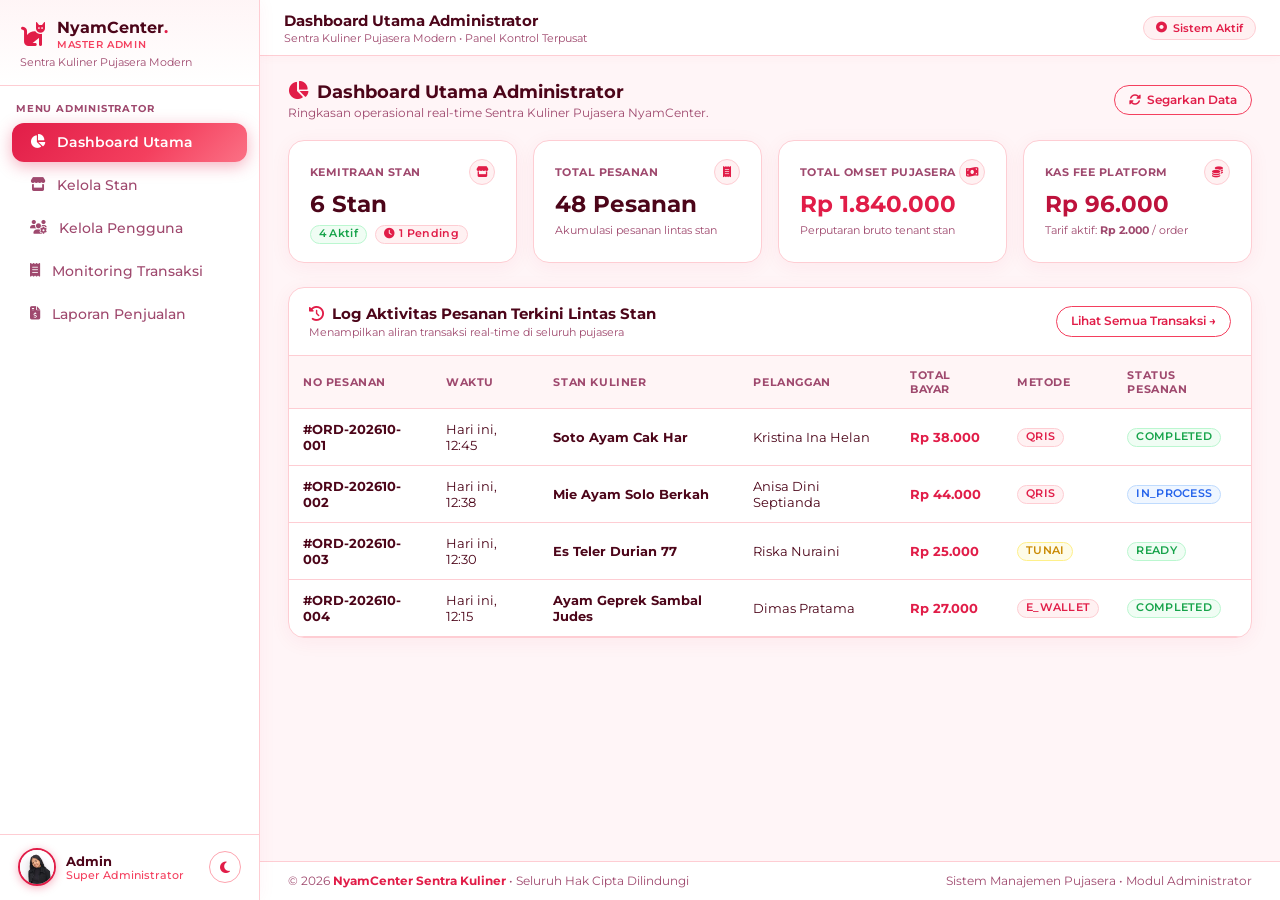
<file: index.html>
<!DOCTYPE html>
<html lang="id" data-theme="light">
<head>
  <meta charset="UTF-8">
  <meta name="viewport" content="width=device-width, initial-scale=1.0">
  <title>Dashboard Administrator - Sentra Kuliner NyamCenter</title>
  <meta name="description" content="Dashboard Administrator Sentra Kuliner NyamCenter - Panel Kontrol Terpusat">

  <!-- Google Fonts: Montserrat -->
  <link rel="preconnect" href="https://fonts.googleapis.com">
  <link rel="preconnect" href="https://fonts.gstatic.com" crossorigin>
  <link href="https://fonts.googleapis.com/css2?family=Montserrat:wght@300;400;500;600;700;800&display=swap" rel="stylesheet">

  <!-- Font Awesome 6.5.1 untuk Ikon -->
  <link rel="stylesheet" href="https://cdnjs.cloudflare.com/ajax/libs/font-awesome/6.5.1/css/all.min.css">

  <!-- CSS Kustom Murni Native & Semantik (Tanpa Framework Bootstrap) -->
  <link rel="stylesheet" href="css/style.css">

  <!-- Favicon Ikon Kucing -->
  <link rel="icon" href="data:image/svg+xml,<svg xmlns=%22http://www.w3.org/2000/svg%22 viewBox=%220%200%2032%2032%22><text y=%2226%22 font-size=%2226%22>🐱</text></svg>">
</head>
<body>

  <!-- Overlay Mobile saat Sidebar Terbuka -->
  <div class="sidebar-overlay" id="sidebarOverlay"></div>

  <!-- ================= SIDEBAR NAVIGASI ADMINISTRATOR ================= -->
  <aside class="admin-sidebar" id="adminSidebar">
    
    <!-- Area Logo & Brand NyamCenter -->
    <div class="sidebar-brand">
      <div class="brand-header">
        <span class="brand-icon"><i class="fa-solid fa-cat"></i></span>
        <div>
          <h2 class="brand-title">NyamCenter<span class="brand-dot">.</span></h2>
          <span class="brand-badge">Master Admin</span>
        </div>
      </div>
      <p class="brand-subtitle">Sentra Kuliner Pujasera Modern</p>
    </div>

    <!-- Menu Navigasi Admin -->
    <div class="sidebar-nav-container">
      <div class="nav-section-title">Menu Administrator</div>

      <nav class="nav-menu">
        <!-- 1. Dashboard Utama -->
        <a href="javascript:void(0)" 
           class="nav-item-link ajax-link active" 
           data-page="dashboard.html" 
           data-title="Dashboard Utama Administrator">
          <i class="fa-solid fa-chart-pie"></i>
          <span>Dashboard Utama</span>
        </a>

        <!-- 2. Kelola Stan -->
        <a href="javascript:void(0)" 
           class="nav-item-link ajax-link" 
           data-page="stan.html" 
           data-title="Manajemen Kemitraan Stan Pujasera">
          <i class="fa-solid fa-store"></i>
          <span>Kelola Stan</span>
        </a>

        <!-- 3. Kelola Pengguna -->
        <a href="javascript:void(0)" 
           class="nav-item-link ajax-link" 
           data-page="pengguna.html" 
           data-title="Manajemen Pengguna &amp; Hak Akses">
          <i class="fa-solid fa-users-gear"></i>
          <span>Kelola Pengguna</span>
        </a>

        <!-- 4. Monitoring Transaksi -->
        <a href="javascript:void(0)" 
           class="nav-item-link ajax-link" 
           data-page="transaksi.html" 
           data-title="Monitoring Transaksi &amp; Biaya Layanan">
          <i class="fa-solid fa-receipt"></i>
          <span>Monitoring Transaksi</span>
        </a>

        <!-- 5. Laporan Penjualan -->
        <a href="javascript:void(0)" 
           class="nav-item-link ajax-link" 
           data-page="laporan.html" 
           data-title="Laporan Penjualan &amp; Rekapitulasi">
          <i class="fa-solid fa-file-invoice-dollar"></i>
          <span>Laporan Penjualan</span>
        </a>
      </nav>
    </div>

    <!-- Profil Admin & Pengaturan Tema -->
    <div class="sidebar-footer">
      <div class="admin-profile-bar">
        <div class="admin-profile-info">
          <img src="images/admin-profile.jpg" alt="Foto Profil Admin" class="admin-avatar">
          <div>
            <div class="admin-name">Admin</div>
            <div class="admin-role">Super Administrator</div>
          </div>
        </div>
        <button id="theme-toggle-btn" class="theme-btn" title="Ubah Tema Gelap/Terang">
          <i id="theme-icon" class="fa-solid fa-moon"></i>
        </button>
      </div>
    </div>
  </aside>

  <!-- ================= AREA UTAMA ================= -->
  <main class="admin-main">
    
    <!-- Topbar Navigasi -->
    <header class="admin-topbar">
      <div class="topbar-left">
        <button class="mobile-toggle-btn" type="button" id="btn-sidebar-toggle" aria-label="Buka Menu">
          <i class="fa-solid fa-bars"></i>
        </button>
        <div>
          <h1 class="topbar-heading" id="topbar-title">Dashboard Utama Administrator</h1>
          <p class="topbar-subheading">Sentra Kuliner Pujasera Modern • Panel Kontrol Terpusat</p>
        </div>
      </div>

      <div class="topbar-right">
        <span class="system-status-badge">
          <i class="fa-solid fa-circle-dot"></i> Sistem Aktif
        </span>
      </div>
    </header>

    <!-- Animasi Loader AJAX -->
    <div id="ajax-loader">
      <div class="spinner-pulse"></div>
      <p class="panel-subtitle" style="margin-top: 8px;">Memuat data...</p>
    </div>

    <!-- Kontainer Konten Dinamis via AJAX -->
    <div class="admin-content" id="main-content">
      <!-- Berkas HTML subhalaman dimuat di sini secara asinkron -->
    </div>

    <!-- Footer Panel -->
    <footer class="admin-footer">
      <div>&copy; 2026 <strong style="color: var(--primary-red);">NyamCenter Sentra Kuliner</strong> • Seluruh Hak Cipta Dilindungi</div>
      <div>Sistem Manajemen Pujasera • Modul Administrator</div>
    </footer>

  </main>

  <!-- Library jQuery 3.7.1 -->
  <script src="https://code.jquery.com/jquery-3.7.1.min.js"></script>

  <!-- Script Navigasi Native & Interaktivitas -->
  <script src="js/ajax-nav.js"></script>

</body>
</html>
</file>
<file: css/style.css>
/* ==========================================================================
   NyamCenter Administrator
   Tanpa Menggunakan Framework / Class Naming Bootstrap
   Tema: Merah Putih Pink (Red - White - Pink Aesthetics)
   ========================================================================== */

@import url('https://fonts.googleapis.com/css2?family=Montserrat:wght@300;400;500;600;700;800&display=swap');

:root {
    --primary-red: #e11d48;
    --primary-pink: #f43f5e;
    --rose-light: #fb7185;
    --soft-pink: #ffe4e6;
    --border-pink: #fecdd3;
    --gradient-rose: linear-gradient(135deg, #e11d48 0%, #f43f5e 60%, #fb7185 100%);
    --gradient-soft: linear-gradient(135deg, #fff1f2 0%, #ffe4e6 100%);
    --font-family: 'Montserrat', system-ui, -apple-system, sans-serif;

    /* LIGHT MODE (Default) */
    --bg-main: #fff5f7;
    --sidebar-bg: #ffffff;
    --card-bg: #ffffff;
    --border-main: #fecdd3;
    --text-main: #4c0519;
    --text-muted: #9f496e;
    --topbar-bg: rgba(255, 255, 255, 0.95);
    --table-hover: rgba(225, 29, 72, 0.04);
    --table-header-bg: rgba(254, 205, 211, 0.2);
    --shadow-card: 0 4px 20px rgba(225, 29, 72, 0.06);
    --shadow-modal: 0 16px 40px rgba(225, 29, 72, 0.2);
}

/* DARK MODE */
[data-theme="dark"],
[data-bs-theme="dark"] {
    --bg-main: #14050d;
    --sidebar-bg: #1c0813;
    --card-bg: #230c19;
    --border-main: rgba(244, 63, 94, 0.22);
    --text-main: #fff1f2;
    --text-muted: #fda4af;
    --topbar-bg: rgba(28, 8, 19, 0.95);
    --table-hover: rgba(244, 63, 94, 0.1);
    --table-header-bg: rgba(244, 63, 94, 0.15);
    --shadow-card: 0 4px 20px rgba(0, 0, 0, 0.4);
    --shadow-modal: 0 16px 40px rgba(0, 0, 0, 0.65);
}

/* ================= RESET DASAR ================= */
* {
    box-sizing: border-box;
    margin: 0;
    padding: 0;
}

html,
body {
    height: 100vh;
    margin: 0;
    padding: 0;
    font-family: var(--font-family);
    background-color: var(--bg-main);
    color: var(--text-main);
    overflow: hidden;
    -webkit-font-smoothing: antialiased;
}

body {
    display: flex;
    width: 100vw;
}

a {
    color: inherit;
    text-decoration: none;
}

/* ================= SIDEBAR LAYOUT ================= */
.admin-sidebar {
    width: 260px;
    height: 100vh;
    max-height: 100vh;
    background: var(--sidebar-bg);
    border-right: 1px solid var(--border-main);
    display: flex;
    flex-direction: column;
    flex-shrink: 0;
    z-index: 1020;
    transition: all 0.3s cubic-bezier(0.4, 0, 0.2, 1);
    box-shadow: 2px 0 16px rgba(225, 29, 72, 0.04);
}

.sidebar-brand {
    padding: 1.15rem 1.25rem 1rem;
    border-bottom: 1px solid var(--border-main);
    background: linear-gradient(180deg, rgba(254, 205, 211, 0.2) 0%, transparent 100%);
}

.brand-header {
    display: flex;
    align-items: center;
    gap: 10px;
    margin-bottom: 4px;
}

.brand-icon {
    font-size: 1.5rem;
    color: var(--primary-red);
}

.brand-title {
    font-size: 1rem;
    font-weight: 700;
    color: var(--text-main);
    line-height: 1.2;
}

.brand-dot {
    color: var(--primary-red);
}

.brand-badge {
    color: var(--primary-pink);
    font-size: 10px;
    font-weight: 600;
    text-transform: uppercase;
    letter-spacing: 0.6px;
    display: block;
}

.brand-subtitle {
    font-size: 11px;
    color: var(--text-muted);
}

.sidebar-nav-container {
    padding: 1rem 0;
    flex-grow: 1;
    overflow-y: auto;
}

.nav-section-title {
    padding: 0 1rem;
    margin-bottom: 0.5rem;
    font-size: 10px;
    font-weight: 700;
    color: #9f496e;
    text-transform: uppercase;
    letter-spacing: 0.8px;
}

.nav-menu {
    display: flex;
    flex-direction: column;
    gap: 4px;
}

.nav-item-link {
    display: flex;
    align-items: center;
    gap: 12px;
    padding: 0.72rem 1.15rem;
    color: var(--text-muted);
    font-weight: 500;
    font-size: 13.5px;
    border-radius: 12px;
    margin: 0 12px;
    transition: all 0.2s cubic-bezier(0.4, 0, 0.2, 1);
    cursor: pointer;
}

.nav-item-link:hover {
    color: var(--primary-red);
    background: rgba(244, 63, 94, 0.08);
    transform: translateX(4px);
}

.nav-item-link.active {
    color: #ffffff !important;
    background: var(--gradient-rose);
    font-weight: 600;
    box-shadow: 0 4px 16px rgba(225, 29, 72, 0.35);
}

.nav-item-link.active i {
    color: #ffffff !important;
}

.sidebar-footer {
    padding: 0.85rem 1.1rem;
    border-top: 1px solid var(--border-main);
    background: var(--sidebar-bg);
}

.admin-profile-bar {
    display: flex;
    align-items: center;
    justify-content: space-between;
}

.admin-profile-info {
    display: flex;
    align-items: center;
    gap: 10px;
}

.admin-avatar {
    width: 38px;
    height: 38px;
    border-radius: 50%;
    object-fit: cover;
    border: 2px solid var(--primary-red);
    box-shadow: 0 2px 8px rgba(225, 29, 72, 0.35);
}

.admin-name {
    font-weight: 700;
    font-size: 13px;
    color: var(--text-main);
}

.admin-role {
    color: var(--primary-pink);
    font-size: 10.5px;
    font-weight: 500;
}

.theme-btn {
    width: 32px;
    height: 32px;
    padding: 0;
    background: transparent;
    border: 1px solid #fda4af;
    border-radius: 50%;
    color: var(--primary-red);
    cursor: pointer;
    display: flex;
    align-items: center;
    justify-content: center;
    transition: all 0.2s ease;
}

.theme-btn:hover {
    background: rgba(244, 63, 94, 0.1);
}

/* ================= MAIN CONTENT & TOPBAR ================= */
.admin-main {
    flex: 1;
    height: 100vh;
    display: flex;
    flex-direction: column;
    min-width: 0;
    overflow-y: auto;
    background-color: var(--bg-main);
}

.admin-topbar {
    height: 56px;
    min-height: 56px;
    background: var(--topbar-bg);
    backdrop-filter: blur(14px);
    -webkit-backdrop-filter: blur(14px);
    border-bottom: 1px solid var(--border-main);
    z-index: 1010;
    padding: 0 1.5rem;
    display: flex;
    align-items: center;
    justify-content: space-between;
    flex-shrink: 0;
    position: sticky;
    top: 0;
    box-shadow: 0 2px 10px rgba(225, 29, 72, 0.03);
}

.topbar-left {
    display: flex;
    align-items: center;
    gap: 12px;
}

.mobile-toggle-btn {
    display: none;
    background: transparent;
    border: 1px solid #fda4af;
    color: var(--primary-red);
    padding: 6px 10px;
    border-radius: 8px;
    cursor: pointer;
}

.topbar-heading {
    font-size: 0.95rem;
    font-weight: 700;
    color: var(--text-main);
    margin-bottom: 1px;
}

.topbar-subheading {
    color: var(--text-muted);
    font-size: 11px;
}

.topbar-right {
    display: flex;
    align-items: center;
    gap: 8px;
}

.system-status-badge {
    background-color: #fff1f2;
    color: var(--primary-red);
    border: 1px solid var(--border-main);
    padding: 4px 12px;
    border-radius: 50rem;
    font-size: 11px;
    font-weight: 600;
    display: inline-flex;
    align-items: center;
    gap: 6px;
}

.admin-content {
    padding: 1.5rem 1.75rem;
    flex: 1;
}

.admin-footer {
    padding: 0.75rem 1.75rem;
    border-top: 1px solid var(--border-main);
    background-color: var(--sidebar-bg);
    font-size: 11.5px;
    color: var(--text-muted);
    display: flex;
    justify-content: space-between;
    align-items: center;
    flex-shrink: 0;
}

/* ================= PAGE HEADER & TITLES ================= */
.page-header {
    display: flex;
    justify-content: space-between;
    align-items: center;
    margin-bottom: 1.25rem;
    flex-wrap: wrap;
    gap: 12px;
}

.page-title-box {
    display: flex;
    flex-direction: column;
}

.page-title {
    font-size: 1.15rem;
    font-weight: 700;
    color: var(--text-main);
    display: flex;
    align-items: center;
    gap: 8px;
    margin-bottom: 3px;
}

.page-title i {
    color: var(--primary-red);
}

.page-subtitle {
    font-size: 11.5px;
    color: var(--text-muted);
}

.page-actions {
    display: flex;
    align-items: center;
    gap: 8px;
}

/* ================= KPI STATS GRID ================= */
.stats-grid {
    display: grid;
    grid-template-columns: repeat(4, 1fr);
    gap: 16px;
    margin-bottom: 24px;
}

.metrics-grid-3 {
    display: grid;
    grid-template-columns: repeat(3, 1fr);
    gap: 16px;
    margin-bottom: 24px;
}

@media (max-width: 1200px) {
    .stats-grid {
        grid-template-columns: repeat(2, 1fr);
    }

    .metrics-grid-3 {
        grid-template-columns: 1fr;
    }
}

@media (max-width: 576px) {
    .stats-grid {
        grid-template-columns: 1fr;
    }
}

.stat-card {
    background: var(--card-bg);
    border: 1px solid var(--border-main);
    border-radius: 16px;
    padding: 1.15rem 1.3rem;
    box-shadow: var(--shadow-card);
    transition: transform 0.2s ease, box-shadow 0.2s ease, border-color 0.2s ease;
    display: flex;
    flex-direction: column;
}

.stat-card:hover {
    transform: translateY(-3px);
    border-color: var(--primary-pink);
    box-shadow: 0 8px 24px rgba(225, 29, 72, 0.12);
}

.stat-header {
    display: flex;
    justify-content: space-between;
    align-items: center;
    margin-bottom: 6px;
}

.stat-title {
    font-size: 10.5px;
    font-weight: 700;
    text-transform: uppercase;
    color: var(--text-muted);
    letter-spacing: 0.5px;
}

.stat-icon {
    background-color: #fff1f2;
    color: var(--primary-red);
    border: 1px solid var(--border-main);
    width: 26px;
    height: 26px;
    border-radius: 50%;
    display: flex;
    align-items: center;
    justify-content: center;
    font-size: 11px;
}

.stat-value {
    font-size: 1.45rem;
    font-weight: 700;
    color: var(--text-main);
    margin-bottom: 4px;
    line-height: 1.2;
}

.stat-value-primary {
    color: var(--primary-red) !important;
}

.stat-value-secondary {
    color: #be123c !important;
}

.stat-value-pink {
    color: var(--primary-pink) !important;
}

.stat-meta {
    display: flex;
    align-items: center;
    gap: 8px;
    font-size: 10.5px;
    margin-top: 2px;
}

.stat-desc {
    font-size: 11px;
    color: var(--text-muted);
}

/* ================= PANELS & CARDS ================= */
.content-panel {
    background-color: var(--card-bg);
    border: 1px solid var(--border-main);
    border-radius: 16px;
    box-shadow: var(--shadow-card);
    margin-bottom: 1.5rem;
    overflow: hidden;
}

.panel-header {
    padding: 1rem 1.25rem;
    border-bottom: 1px solid var(--border-main);
    background: transparent;
    display: flex;
    justify-content: space-between;
    align-items: center;
    flex-wrap: wrap;
    gap: 12px;
}

.panel-title {
    font-size: 0.95rem;
    font-weight: 700;
    color: var(--text-main);
    display: flex;
    align-items: center;
    gap: 8px;
    margin-bottom: 2px;
}

.panel-title i {
    color: var(--primary-red);
}

.panel-subtitle {
    font-size: 11px;
    color: var(--text-muted);
}

.panel-body {
    padding: 1.25rem;
}

.panel-body.no-padding {
    padding: 0;
}

/* ================= TOOLBAR & FILTER PILLS ================= */
.toolbar-panel {
    display: flex;
    align-items: center;
    justify-content: space-between;
    flex-wrap: wrap;
    gap: 12px;
    width: 100%;
}

.filter-pills {
    display: flex;
    align-items: center;
    flex-wrap: wrap;
    gap: 8px;
}

.pill-btn {
    background: transparent;
    border: 1px solid var(--primary-pink);
    color: var(--primary-red);
    padding: 6px 14px;
    border-radius: 50rem;
    font-size: 12px;
    font-weight: 600;
    cursor: pointer;
    transition: all 0.2s ease;
    display: inline-flex;
    align-items: center;
    gap: 5px;
}

.pill-btn:hover,
.pill-btn.active {
    background: var(--gradient-rose);
    border-color: transparent;
    color: #ffffff;
    box-shadow: 0 3px 10px rgba(225, 29, 72, 0.3);
}

.search-box-wrapper {
    position: relative;
    min-width: 250px;
}

.search-icon {
    position: absolute;
    left: 12px;
    top: 50%;
    transform: translateY(-50%);
    color: var(--primary-pink);
    font-size: 12px;
    pointer-events: none;
}

.search-input {
    width: 100%;
    padding: 7px 14px 7px 34px;
    font-family: inherit;
    font-size: 12px;
    color: var(--text-main);
    background-color: var(--card-bg);
    border: 1px solid var(--border-main);
    border-radius: 50rem;
    outline: none;
    transition: border-color .15s ease, box-shadow .15s ease;
}

.search-input:focus {
    border-color: var(--primary-pink);
    box-shadow: 0 0 0 3px rgba(244, 63, 94, 0.2);
}

/* ================= TABLES ================= */
.table-container {
    overflow-x: auto;
    width: 100%;
    -webkit-overflow-scrolling: touch;
}

.data-table {
    width: 100%;
    border-collapse: collapse;
    font-size: 13px;
    color: var(--text-main);
}

.data-table th {
    font-weight: 700;
    text-transform: uppercase;
    font-size: 11px;
    letter-spacing: 0.6px;
    color: var(--text-muted);
    padding: 12px 14px;
    background-color: var(--table-header-bg);
    border-bottom: 1px solid var(--border-main);
    text-align: left;
}

.data-table td {
    padding: 12px 14px;
    vertical-align: middle;
    border-bottom: 1px solid var(--border-main);
}

.data-table tbody tr:hover {
    background-color: var(--table-hover);
}

.data-table tfoot td {
    padding: 12px 14px;
    font-weight: 700;
    border-top: 2px solid var(--border-main);
    background-color: var(--table-header-bg);
}

.text-right {
    text-align: right !important;
}

.text-center {
    text-align: center !important;
}

/* ================= BUTTONS ================= */
.btn {
    display: inline-flex;
    align-items: center;
    justify-content: center;
    gap: 6px;
    font-family: inherit;
    font-size: 12px;
    font-weight: 600;
    padding: 6px 14px;
    border-radius: 50rem;
    border: 1px solid transparent;
    cursor: pointer;
    transition: all 0.2s ease;
    text-decoration: none;
    line-height: 1.4;
    outline: none;
}

.btn-primary {
    background: var(--gradient-rose);
    color: #ffffff !important;
    box-shadow: 0 4px 12px rgba(225, 29, 72, 0.3);
}

.btn-primary:hover {
    transform: translateY(-1px);
    box-shadow: 0 6px 18px rgba(225, 29, 72, 0.45);
    filter: brightness(1.05);
}

.btn-outline {
    background: transparent;
    border: 1px solid var(--primary-pink);
    color: var(--primary-red);
}

.btn-outline:hover {
    background: var(--gradient-rose);
    border-color: transparent;
    color: #ffffff !important;
    box-shadow: 0 3px 10px rgba(225, 29, 72, 0.3);
}

.btn-danger-outline {
    background: transparent;
    border: 1px solid #fda4af;
    color: var(--primary-red);
}

.btn-danger-outline:hover {
    background-color: var(--primary-red);
    color: #ffffff !important;
}

/* ================= STATUS BADGES ================= */
.status-badge {
    display: inline-flex;
    align-items: center;
    gap: 4px;
    font-size: 10.5px;
    font-weight: 600;
    padding: 3px 8px;
    border-radius: 50rem;
    line-height: 1;
    letter-spacing: 0.3px;
}

.badge-success {
    background-color: #f0fdf4;
    color: #16a34a;
    border: 1px solid #bbf7d0;
}

.badge-primary {
    background-color: #fff1f2;
    color: var(--primary-red);
    border: 1px solid var(--border-main);
}

.badge-warning {
    background-color: #fefce8;
    color: #ca8a04;
    border: 1px solid #fef08a;
}

.badge-info {
    background-color: #eff6ff;
    color: #2563eb;
    border: 1px solid #bfdbfe;
}

.badge-purple {
    background-color: #fdf2f8;
    color: #be185d;
    border: 1px solid #fbcfe8;
}

/* ================= FORMS & INPUTS ================= */
.form-group {
    display: flex;
    flex-direction: column;
    margin-bottom: 14px;
}

.form-label {
    font-size: 12px;
    font-weight: 600;
    color: var(--text-main);
    margin-bottom: 5px;
}

.required-star {
    color: var(--primary-red);
}

.form-input,
.form-select {
    width: 100%;
    padding: 7px 12px;
    font-family: inherit;
    font-size: 12.5px;
    color: var(--text-main);
    background-color: var(--card-bg);
    border: 1px solid var(--border-main);
    border-radius: 10px;
    outline: none;
    transition: border-color .15s ease, box-shadow .15s ease;
}

.form-input:focus,
.form-select:focus {
    border-color: var(--primary-pink);
    box-shadow: 0 0 0 3px rgba(244, 63, 94, 0.22);
}

.input-with-icon {
    display: flex;
    align-items: stretch;
    width: 100%;
}

.input-icon {
    display: flex;
    align-items: center;
    justify-content: center;
    padding: 0 12px;
    font-size: 12.5px;
    color: var(--primary-pink);
    background-color: rgba(254, 205, 211, 0.2);
    border: 1px solid var(--border-main);
    border-right: none;
    border-top-left-radius: 10px;
    border-bottom-left-radius: 10px;
}

.input-with-icon .form-input {
    border-top-left-radius: 0;
    border-bottom-left-radius: 0;
}

.input-hint {
    font-size: 10.5px;
    color: var(--text-muted);
    margin-top: 3px;
}

.error-feedback {
    font-size: 11.5px;
    color: var(--primary-red);
    margin-top: 4px;
    display: none;
}

.form-input.is-invalid,
.form-select.is-invalid {
    border-color: var(--primary-red);
    background-color: rgba(225, 29, 72, 0.04);
}

.form-input.is-valid,
.form-select.is-valid {
    border-color: #10b981;
}

.form-grid-2 {
    display: grid;
    grid-template-columns: 1fr 1fr;
    gap: 12px;
    margin-bottom: 14px;
}

@media (max-width: 576px) {
    .form-grid-2 {
        grid-template-columns: 1fr;
    }
}

.filter-form-grid {
    display: grid;
    grid-template-columns: 1fr 1fr auto;
    gap: 12px;
    align-items: flex-end;
}

@media (max-width: 768px) {
    .filter-form-grid {
        grid-template-columns: 1fr;
    }
}

.form-actions-inline {
    display: flex;
    gap: 8px;
}

/* ================= MODAL POPUP DIALOG ================= */
.custom-modal {
    position: fixed;
    top: 0;
    left: 0;
    width: 100%;
    height: 100%;
    background: rgba(15, 2, 7, 0.55);
    backdrop-filter: blur(5px);
    -webkit-backdrop-filter: blur(5px);
    z-index: 1050;
    display: none;
    align-items: center;
    justify-content: center;
    padding: 1rem;
    box-sizing: border-box;
    opacity: 0;
    transition: opacity 0.2s ease-in-out;
}

.custom-modal.show {
    display: flex !important;
    opacity: 1;
}

.modal-dialog-box {
    width: 100%;
    max-width: 500px;
    margin: auto;
    pointer-events: auto;
    transform: translateY(-20px) scale(0.96);
    transition: transform 0.25s cubic-bezier(0.16, 1, 0.3, 1);
    background-color: var(--card-bg);
    border: 1px solid var(--border-main);
    border-radius: 20px;
    box-shadow: var(--shadow-modal);
    overflow: hidden;
}

.custom-modal.show .modal-dialog-box {
    transform: translateY(0) scale(1);
}

.modal-box-header {
    padding: 1.15rem 1.4rem;
    border-bottom: 1px solid var(--border-main);
    display: flex;
    align-items: center;
    justify-content: space-between;
}

.modal-box-title {
    font-size: 0.95rem;
    font-weight: 700;
    color: var(--text-main);
    display: flex;
    align-items: center;
    gap: 8px;
}

.modal-box-title i {
    color: var(--primary-red);
}

.modal-close-icon {
    background: transparent;
    border: none;
    font-size: 1.5rem;
    line-height: 1;
    color: var(--text-muted);
    cursor: pointer;
    padding: 0 4px;
}

.modal-close-icon:hover {
    color: var(--primary-red);
}

.modal-box-body {
    padding: 1.35rem 1.4rem;
    max-height: 75vh;
    overflow-y: auto;
}

.modal-box-footer {
    padding: 1rem 1.4rem;
    border-top: 1px solid var(--border-main);
    display: flex;
    align-items: center;
    justify-content: flex-end;
    gap: 8px;
}

.info-notice {
    padding: 10px 14px;
    border-radius: 12px;
    background-color: rgba(254, 205, 211, 0.25);
    border: 1px solid var(--border-main);
    font-size: 11.5px;
    color: var(--text-main);
    display: flex;
    align-items: flex-start;
    gap: 8px;
    margin-top: 10px;
}

.info-notice i {
    color: var(--primary-red);
    margin-top: 2px;
}

/* ================= ALERTS ================= */
.custom-alert {
    padding: 0.9rem 1.2rem;
    margin-bottom: 1rem;
    border-radius: 14px;
    font-size: 13px;
    display: flex;
    align-items: center;
    gap: 8px;
    box-shadow: 0 2px 10px rgba(0, 0, 0, 0.04);
}

.alert-success {
    color: #065f46;
    background-color: #ecfdf5;
    border: 1px solid #a7f3d0;
}

.alert-danger {
    color: #9f1239;
    background-color: #fff1f2;
    border: 1px solid #fecdd3;
}

/* ================= SPINNER PULSE LOADER ================= */
#ajax-loader {
    display: none;
    text-align: center;
    padding: 3rem 0;
}

.spinner-pulse {
    width: 44px;
    height: 44px;
    border-radius: 50%;
    display: inline-block;
    border-top: 3px solid var(--primary-red);
    border-right: 3px solid var(--primary-pink);
    border-bottom: 3px solid transparent;
    animation: spin 0.8s linear infinite;
}

@keyframes spin {
    0% {
        transform: rotate(0deg);
    }

    100% {
        transform: rotate(360deg);
    }
}

/* ================= MOBILE OVERLAY & RESPONSIVE ================= */
.sidebar-overlay {
    display: none;
    position: fixed;
    top: 0;
    left: 0;
    width: 100vw;
    height: 100vh;
    background: rgba(0, 0, 0, 0.4);
    z-index: 1015;
}

@media (max-width: 991.98px) {
    .admin-sidebar {
        position: fixed;
        left: -280px;
        top: 0;
        height: 100vh;
    }

    .admin-sidebar.show-sidebar {
        left: 0;
        box-shadow: 0 0 40px rgba(225, 29, 72, 0.3);
    }

    .sidebar-overlay.active {
        display: block;
    }

    .mobile-toggle-btn {
        display: inline-flex !important;
    }
}

/* Print Friendly */
@media print {

    .admin-sidebar,
    .admin-topbar,
    .admin-footer,
    .d-print-none,
    #theme-toggle-btn {
        display: none !important;
    }

    body,
    .admin-main,
    .admin-content {
        height: auto !important;
        overflow: visible !important;
        background: #ffffff !important;
        color: #000000 !important;
        padding: 0 !important;
    }

    .content-panel,
    .stat-card {
        box-shadow: none !important;
        border: 1px solid #ccc !important;
    }
}
</file>
